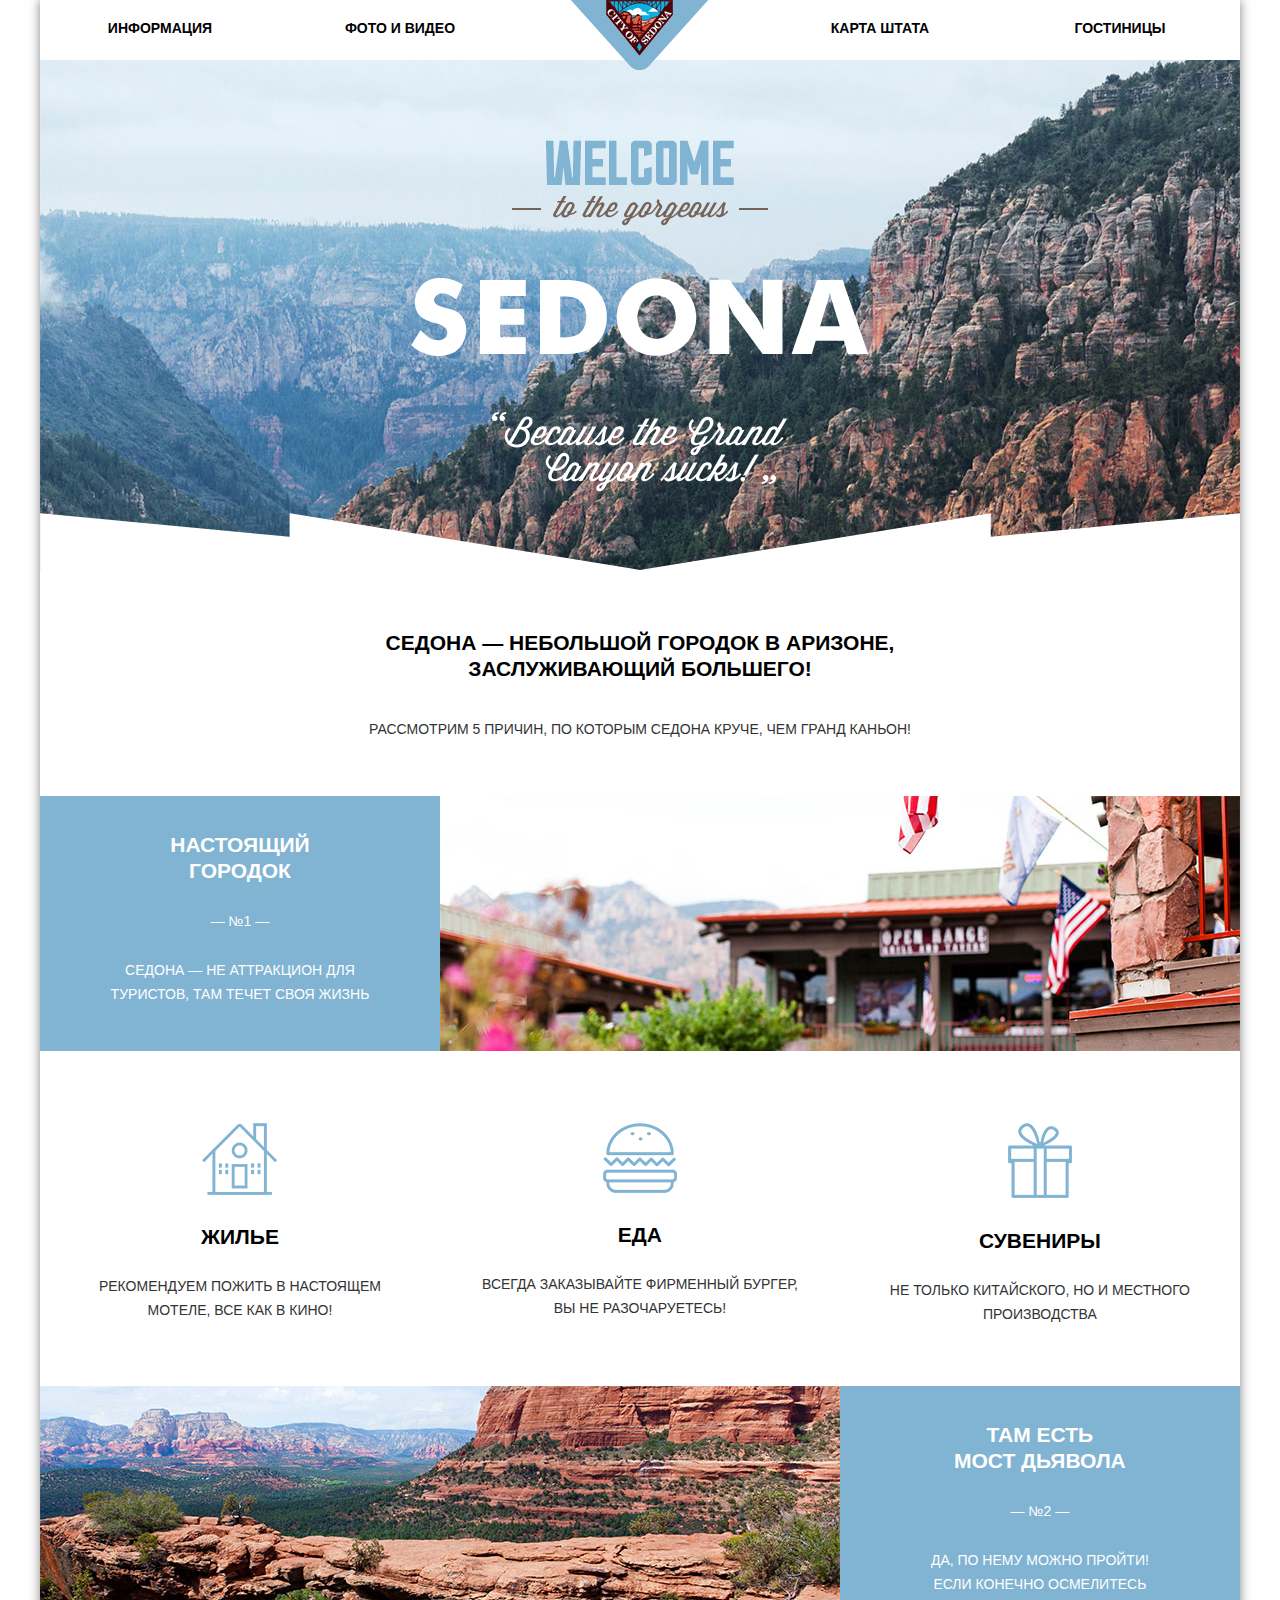
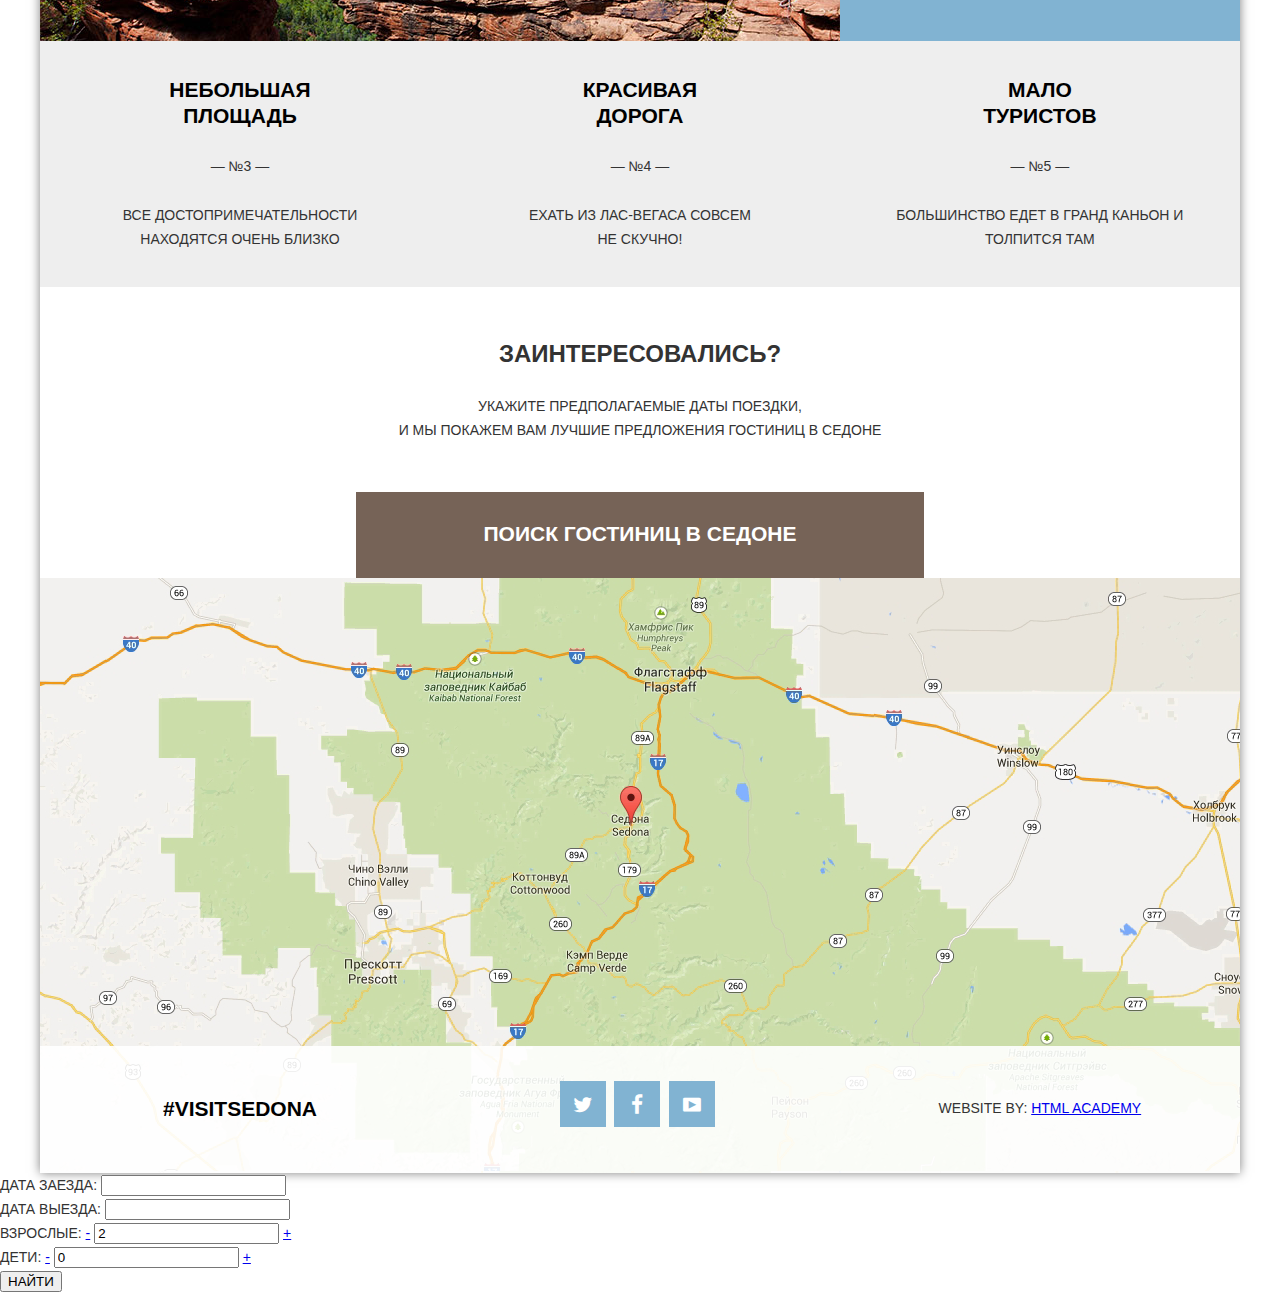
<file: index.html>
<!DOCTYPE html>
<html lang="ru">
<head>
  <meta charset="utf-8">
  <title>Седона</title>
  <link href="css/style.css" rel="stylesheet"></head>
<body>
  <div class="container shadow">
    <header class="main-header">
      <span class="logo-header" href="index.html">
        <img src="img/logo-top.png" alt="Logo" width="138" height="70"></span>
      <nav class="main-nav">
        <ul class="nav-list">
          <li class="nav-item">
            <a class="nav-link" href="#">информация</a>
          </li>
          <li class="nav-item">
            <a class="nav-link" href="#">фото и видео</a>
          </li>
          <li class="nav-item">
            <a class="nav-link" href="#">карта штата</a>
          </li>
          <li class="nav-item">
            <a class="nav-link" href="inner.html">гостиницы</a>
          </li>
        </ul>
      </nav>
    </header>
    <main>
      <div class="intro"></div>
      <div class="promo">
        <h1 class="promo-title">
          седона &#8212 небольшой городок в аризоне, заслуживающий большего!
        </h1>
        <p>
          рассмотрим 5 причин, по которым седона круче, чем гранд каньон!
        </p>
      </div>
      <div class="description-color row clearfix">
        <div class="description-block column">
          <h2 class="description-title">
            настоящий
            <br>городок</h2>
          <span class="descritpion-num">&#8212 №1 &#8212</span>
          <p>
            седона &#8212 не аттракцион для туристов, там течет своя жизнь</p>
        </div>
        <div class="img-content column-double">
          <img src="img/city.jpg" alt="pic-city" width="800" height="401"></div>
      </div>
      <div class="row clearfix">
        <div class="recommendations house column">
          <!--icon house-->
          <h2 class="recommedations-title">жилье</h2>
          <p>рекомендуем пожить в настоящем мотеле, все как в кино!</p>
        </div>
        <div class="recommendations burger column">
          <!--icon burger-->
          <h2 class="recommedations-title">еда</h2>
          <p>всегда заказывайте фирменный бургер, вы не разочаруетесь!</p>
        </div>
        <div class="recommendations present column">
          <!--icon icon-->
          <h2 class="recommedations-title">сувениры</h2>
          <p>не только китайского, но и местного производства</p>
        </div>
      </div>
      <div class="description-color row clearfix">
        <div class="img-content column-double">
          <!-- -->
          <img src="img/bridge.jpg" alt="devil's bridge" width="800" height="401"></div>
        <div class="description-block column">
          <h2 class="description-title">
            там есть
            <br>мост дьявола</h2>
          <span class="descritpion-num">&#8212 №2 &#8212</span>
          <p>
            да, по нему можно пройти!
            <br>если конечно осмелитесь</p>
        </div>
      </div>
      <div class="description row clearfix">
        <div class="description-block column">
          <h2 class="description-title">
            небольшая
            <br>площадь</h2>
          <span class="descritpion-num">&#8212 №3 &#8212</span>
          <p>все достопримечательности находятся очень близко</p>
        </div>
        <div class="description-block column">
          <h2 class="description-title">
            красивая
            <br>дорога</h2>
          <span class="descritpion-num">&#8212 №4 &#8212</span>
          <p>
            ехать из лас-вегаса совсем
            <br>не скучно!</p>
        </div>
        <div class="description-block column">
          <h2 class="description-title">
            мало
            <br>туристов</h2>
          <span class="descritpion-num">&#8212 №5 &#8212</span>
          <p>большинство едет в гранд каньон и толпится там</p>
        </div>
      </div>
      <div class="search">
        <div class="search-intro">
          <span class="intro-title">заинтересовались?</span>
          <p class="search-text">
            укажите предполагаемые даты поездки, <br>и мы покажем вам лучшие предложения гостиниц в седоне
          </p>
          <a class="search-btn" href="#">поиск гостиниц в седоне</a>
        </div>
      </div>
    </main>
    <footer class="main-footer">
      <div class="map-interactive"></div>
      <div class="row content-footer clearfix">
        <div class="footer-contacts column">
          <a href="#">#visitsedona</a>
        </div>
        <div class="footer-social column">
          <a class="social-btn social-btn-twit" href="#">Twitter</a>
          <a class="social-btn social-btn-fb" href="#">Facebook</a>
          <a class="social-btn social-btn-yt" href="#">youtube</a>
        </div>
        <div class="footer-copyright column">
          <span>website by:</span>
          <a class="html-logo" href="https://htmlacademy.ru">html academy</a>
        </div>
      </div>

    </footer>
  </div>
  <div class="search-popup">
    <form method="get" action="#" name="booking-form">
      <div class="calendar">
        <label for="date-checkin">дата заезда:</label>
        <input type="text" id="date-checkin" name="date-checkin">
        <div class="calendar-icon"></div>
      </div>
      <div class="calendar">
        <label for="date-checkout">дата выезда:</label>
        <input type="text" id="date-checkout" name="date-checkout">
        <div class="calendar-icon"></div>
      </div>
      <div class="guest">
        <div class="adults">
          <label for="adults-count">Взрослые:</label>
          <a href="#" class="adults-rem">-</a>
          <input type="text" value="2" id="adults-count" name="adults">
          <a href="#" class="adults-add">+</a>
        </div>
        <div class="childrens">
          <label for="childrens-count">Дети:</label>
          <a href="#" class="childrens-rem">-</a>
          <input type="text" value="0" id="childrens-count" name="childrens">
          <a href="#" class="childrens-add">+</a>
        </div>
      </div>
      <input type="submit" value="НАЙТИ"></form>
  </div>

</body>
</html>
</file>
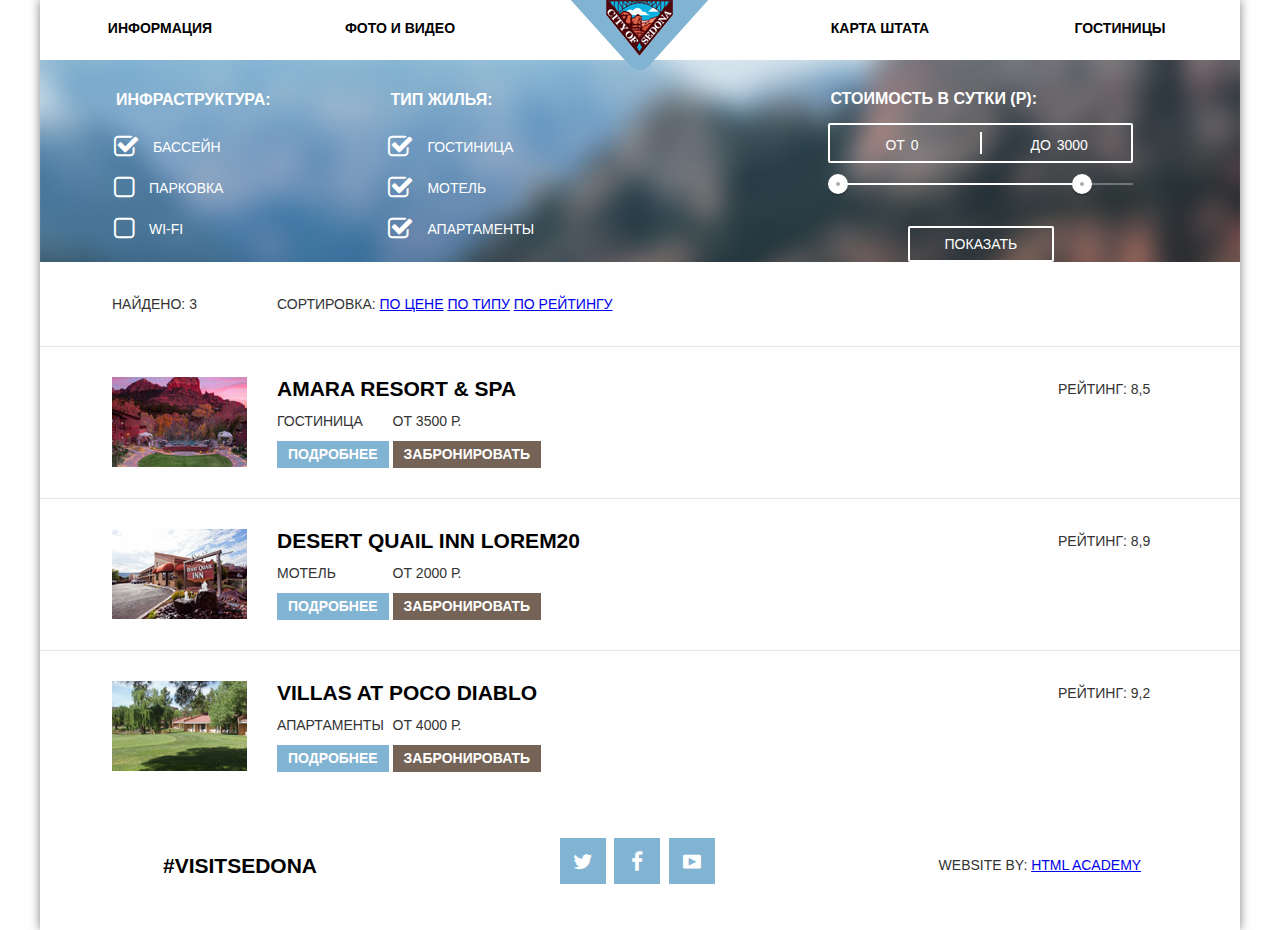
<file: inner.html>
<!DOCTYPE html>
<html lang="ru">
<head>
  <meta charset="utf-8">
  <title>Поиск гостиниц</title>
  <link href="css/style.css" rel="stylesheet"></head>
<body>
  <div class="container shadow">
    <header class="main-header">

      <a class="logo-header" href="index.html">
        <img src="img/logo-top.png" alt="Logo" width="138" height="70"></a>
      <nav class="main-nav">
        <ul class="nav-list">
          <li class="nav-item">
            <a class="nav-link" href="#">информация</a>
          </li>
          <li class="nav-item">
            <a class="nav-link" href="#">фото и видео</a>
          </li>
          <li class="nav-item">
            <a class="nav-link" href="#">карта штата</a>
          </li>
          <li class="nav-item">
            <a class="nav-link" href="#">гостиницы</a>
          </li>
        </ul>
      </nav>
    </header>
    <main class="inner-main">
      <div class="row content-filter clearfix">
        <form action="#" method="get">
          <div class="column-double">
            <fieldset class="filter">
              <legend>инфраструктура:</legend>
              <ul class="filter-list">
                <li class="filter-item">
                  <input type="checkbox" name="pool" id="pool" checked>
                  <label for="pool">бассейн</label>
                </li>
                <li class="filter-item">
                  <input type="checkbox" name="parking" id="parking">
                  <label for="parking">парковка</label>
                </li>
                <li class="filter-item">
                  <input type="checkbox" name="wi-fi" id="wi-fi">
                  <label for="wi-fi">wi-fi</label>
                </li>
              </ul>
            </fieldset>
            <fieldset class="filter">
              <legend>тип жилья:</legend>
              <ul class="filter-list">
                <li class="filter-item">
                  <input type="checkbox" name="hotel" id="hotel" checked>
                  <label for="hotel">гостиница</label>
                </li>
                <li class="filter-item">
                  <input type="checkbox" name="motel" id="motel" checked>
                  <label for="motel">мотель</label>
                </li>
                <li class="filter-item">
                  <input type="checkbox" name="apart" id="apart" checked>
                  <label for="apart">апартаменты</label>
                </li>
              </ul>
            </fieldset>
          </div>
          <div class="cost column">
            <fieldset class="price">
              <legend>стоимость в сутки (р):</legend>
              <div class="price-controls">
                <label class="min-price" for="price-min">от <input type="text" name="price-min" value="0"></label>
                <label class="max-price" for="price-max">до <input type="text" name="price-max" value="3000"></label>
                </div>
              <div class="range-controls">
                <div class="scale">
                  <div class="bar"></div>
                </div>
                <div class="range-toggle range-toggle-min"></div>
                <div class="range-toggle range-toggle-max"></div>
              </div>
            </fieldset>
            <button class="search-btn-price" type="submit">показать</button>
          </div>
        </form>
      </div>
      <div class="result-content">
        <div class="sorting row clearfix">
          <div class="search-result inner-column-left">
            <span class="result-text">найдено:</span>
            <span class="result-quantity">3</span>
          </div>
          <div class="sort-arrow inner-column-right">
            <a class="sort-icon-up" href="#"></a>
            <a class="sort-icon-down" href="#"></a>
          </div>
          <div class="sort-by inner-column-center">
            <span class="sort-text">сортировка:</span>
            <ul class="sort-list">
              <li class="sort-item">
                <a href="#" class="sort-link">по цене</a>
              </li>
              <li class="sort-item">
                <a href="#" class="sort-link">по типу</a>
              </li>
              <li class="sort-item">
                <a href="#" class="sort-link">по рейтингу</a>
              </li>
            </ul>
          </div>
        </div>
        <div class="content-block row clearfix">
          <div class="img-result inner-column-left">
            <img src="img/amara-small.jpg" alt="" width="135" height="90"></div>
          <div class="rating-block inner-column-right">
            <div class="star star-4"></div>
            <div class="rating">
              <span class="rating-text">рейтинг:</span>
              <span class="rating-value">8,5</span>
            </div>
          </div>
          <div class="content-main inner-column-center">
            <a href="#">
              <h2>amara resort & spa</h2>
            </a>
            <div class="content-text">
              <span class="type-cost">гостиница</span>
              <a href="#" class="btn">подробнее</a>
            </div>
            <div class="content-text">
              <span class="type-cost">от 3500 р.</span>
              <a href="#" class="btn btn-color">забронировать</a>
            </div>
          </div>
        </div>
        <div class="content-block row clearfix">
          <div class="img-result inner-column-left">
            <img src="img/desert-quail-small.jpg" alt="" width="135" height="90"></div>
          <div class="rating-block inner-column-right">
            <div class="star star-2"></div>
            <div class="rating">
              <span class="rating-text">рейтинг:</span>
              <span class="rating-value">8,9</span>
            </div>
          </div>
          <div class="content-main inner-column-center">
            <a href="#">
              <h2>desert quail inn lorem20</h2>
            </a>
            <div class="content-text">
              <span class="type-cost">мотель</span>
              <a href="#" class="btn">подробнее</a>
            </div>
            <div class="content-text">
              <span class="type-cost">от 2000 р.</span>
              <a href="#" class="btn btn-color">забронировать</a>
            </div>
          </div>
        </div>
        <div class="content-block row clearfix">
          <div class="img-result inner-column-left">
            <img src="img/villas-small.jpg" alt="" width="135" height="90"></div>
          <div class="rating-block inner-column-right">
            <div class="star star-3"></div>
            <div class="rating">
              <span class="rating-text">рейтинг:</span>
              <span class="rating-value">9,2</span>
            </div>
          </div>
          <div class="content-main inner-column-center">
            <a href="#">
              <h2>villas at poco diablo</h2>
            </a>
            <div class="content-text">
              <span class="type-cost">апартаменты</span>
              <a href="#" class="btn">подробнее</a>
            </div>
            <div class="content-text">
              <span class="type-cost">от 4000 р.</span>
              <a href="#" class="btn btn-color">забронировать</a>
            </div>
          </div>
        </div>
      </div>
    </main>
    <footer class="main-footer">
      <div class="row clearfix">
        <div class="footer-contacts column">
          <a href="#">#visitsedona</a>
        </div>
        <div class="footer-social column">
          <a class="social-btn social-btn-twit" href="#">Twitter</a>
          <a class="social-btn social-btn-fb" href="#">Facebook</a>
          <a class="social-btn social-btn-yt" href="#">youtube</a>
        </div>
        <div class="footer-copyright column">
          <span>website by:</span>
          <a class="html-logo" href="https://htmlacademy.ru">html academy</a>
        </div>
      </div>
    </footer>
  </div>
</body>

</html>
</file>
<file: css/style.css>
@font-face {
  font-weight: normal;
  font-style: normal;

  font-family: "symbols-sedona";
  src: url("../fonts/symbols-sedona.woff") format("woff"),
       url("../fonts/symbols-sedona.woff2") format("woff2");
}

[class^="icon-"]::before,
[class*=" icon-"]::before {
  display: inline-block;
  width: 1em;
  margin-right: 0.2em;
  margin-left: 0.2em;

  font-weight: normal;
  line-height: 1em;
  font-family: "symbols-sedona";
  text-align: center;
  text-transform: none;
  text-decoration: inherit;
  font-style: normal;
  font-variant: normal;

  speak: none;
}

[class^="social-btn-"]::before,
[class*=" social-btn-"]::before {
  display: inline-block;
  width: 1em;
  margin-right: 0.2em;
  margin-left: 0.2em;

  font-weight: normal;
  line-height: 1em;
  font-family: "symbols-sedona";
  text-align: center;
  text-transform: none;
  text-decoration: inherit;
  font-style: normal;
  font-variant: normal;

  speak: none;
}

.icon-facebook::before { content: "\66"; } /* "f" */
.icon-twitter::before { content: "\74"; } /* "t" */
.icon-up-dir::before { content: "\25b2"; } /* "▲" */
.icon-down-dir::before { content: "\25bc"; } /* "▼" */
.icon-star::before { content: "\2605"; } /* "★" */
.icon-check-off::before { content: "\2610"; } /* "☐" */
.icon-check-on::before { content: "\2611"; } /* "☑" */
.icon-calendar::before { content: "\e800"; } /* "" */
.icon-plus::before { content: "\e801"; } /* "" */
.icon-minus::before { content: "\e802"; } /* "" */
.icon-youtube::before { content: "\f39e"; } /* "" */



 /* начало стилизации */
body
{
    font-family: 'PTSans', 'Tahoma', sans-serif;
    font-size: 14px;
    font-weight: 400;
    line-height: 24px;

    margin: 0;

    text-transform: uppercase;

    color: #333;
}

img
{
    max-width: 100%;
    height: auto;
    margin: 0 auto;

    vertical-align: bottom;
}

.container
{
    min-width: 768px;
    max-width: 1200px;
    margin: 0 auto;
}

.content-text
{
    display: inline-block;

    vertical-align: top;
}

.btn
{
    display: block;
    vertical-align: top;
    padding: 1.5px 11px;
    background-color: #81b3d2;
    color: #fff;
    font-size: 14px;
    font-weight: 700;

}

.btn-color {

  background-color: #766357;
}

.btn:hover {
  background-color: #669ec0;
}

.btn-color:hover {
  background-color: #604e43;
}

.btn:active {
  background-color: #5496bd;
  color: #94b9d2;
}

.btn-color:active {
  background-color: #503e33;
  color: #928a85;
}

.nav-list
{
    font-size: 0;

    margin: 0;
    padding: 0;

    list-style: none;
}

.nav-item
{
    display: inline-block;

    width: 20%;
    padding: 15px 0;

    text-align: center;
    vertical-align: top;
}

.nav-item:nth-child(2)
{
    margin-right: 20%;
}

.nav-link
{
    font-size: 14px;
    font-weight: 700;
    line-height: 26px;

    text-decoration: none;

    color: #000;
}

.logo-header
{
    position: absolute;
    left: 50%;

    margin-left: -69px;
}

.clearfix:after
{
    display: table;
    clear: both;

    content: '';
}

.column
{
    float: left;

    width: 33.33%;
    margin: 0;
    /* outline: 1px solid black; */
}

.column-double
{
    float: left;

    width: 66.66%;
    margin: 0;
    /* outline: 3px  solid yellow; */
}

.inner-column-left
{
    float: left;

    width: 135px;
    margin-right: 20px;
    /* outline: 3px solid green; */
}

.inner-column-right
{
    float: right;

    width: 110px;
    min-height: 5px;
    /*  outline: 1px solid red; */
}

.inner-column-center
{
    margin-right: 135px;
    margin-left: 165px;
    /* outline: 4px solid orange; */
}

.content-block
{
    margin-bottom: 1px;
    padding: 30px 6%;

    background-color: #fefefe;
}

.sorting
{
    margin-bottom: 1px;
    padding: 30px 6%;

    background-color: #fefefe;
}

.inner-main
{
    background-color: #e5e5e5;
}

.shadow
{
    box-shadow: 0 0 10px rgba(0,0,0,.5);
}

h1,
h2,
p
{
    margin: 0;
    padding: 0;
}

.promo
{
    width: 600px;
    margin: 0 auto;
    padding-top: 60px;
}

.promo-title
{
    font-size: 21px;
    line-height: 26px;

    text-align: center;

    color: #000;
}

.promo p
{
    margin-top: 35px;
    margin-bottom: 55px;

    text-align: center;
}

.description
{
    background-color: #eee;
}

.description-color
{
    background-color: #81b3d2;
}

.description-color .description-block
{
    color: #fff;
}
.description-color .description-title
{
    color: #fff;
}
.intro-title
{
    font-size: 24px;
    font-weight: 700;
}

.img-content
{
    overflow: hidden;

    height: 255px;
}
.description-block
{
    -webkit-box-sizing: border-box;
       -moz-box-sizing: border-box;
            box-sizing: border-box;
    padding: 3% 4%;
    /* только такой паддинг дал необходимый результат */

    text-align: center;
}

.description-title
{
    font-size: 21px;
    font-weight: 700;
    line-height: 26px;

    margin-bottom: 25px;
}

h2
{
    color: #000;
}

p
{
    margin-top: 25px;
}

.recommendations
{
    -webkit-box-sizing: border-box;
       -moz-box-sizing: border-box;
            box-sizing: border-box;
    padding: 3%;
    padding-top: 6%;
    padding-bottom: 5%;

    text-align: center;
}

.search
{
    position: relative;
}

.search-intro
{
    padding-top: 55px;

    text-align: center;
}



.search-btn
{
    font-size: 21px;
    font-weight: 700;

    display: block;

    -webkit-box-sizing: border-box;
       -moz-box-sizing: border-box;
            box-sizing: border-box;
    width: 568px;
    height: 86px;
    margin: 0 auto;
    margin-top: 50px;
    padding: 30px 0;

    text-decoration: none;

    color: #fff;
    background-color: #766357;
}
.main-footer
{
    position: relative;

}
.map-interactive
{
    position: relative;

    width: 100%;
    height: 595px;

    background-image: url('../img/map.png');
}

.content-footer
{
    position: absolute;
    bottom: 0;

    width: 100%;

    background-color: rgba(255, 255, 255, 0.9);
}

.footer-contacts {
  text-align: center;
  padding: 50px;
  -webkit-box-sizing: border-box;
  -moz-box-sizing: border-box;
  box-sizing: border-box;
}

.footer-contacts a {
  font-size: 21px;
  font-weight: 700;
  line-height: 26px;

  text-decoration: none;
  color: #000000;

}

.footer-social {
  text-align: center;
  padding-top: 35px;

}

.footer-social a {
 font-size: 0;
}

.social-btn {
  display: inline-block;
  vertical-align: top;
  width: 46px;
  height: 46px;
  background: #81b3d2;
  margin-right: 5px;
  text-decoration: none;
}

.social-btn-twit::before {
  content: "\74";
  display: inline-block;
  vertical-align: middle;
  font-size: 21px;
  color: #fff;
  margin-top: 13px;

}

.social-btn-fb::before {
  content: "\66";
  display: inline-block;
  vertical-align: middle;
  font-size: 21px;
  color: #fff;
  margin-top: 13px;

}

.social-btn-yt::before {
  content: "\f39e";
  display: inline-block;
  vertical-align: middle;
  font-size: 21px;
  color: #fff;
  margin-top: 13px;

}


.footer-copyright {
  text-align: center;
  padding: 50px;
  -webkit-box-sizing: border-box;
  -moz-box-sizing: border-box;
  box-sizing: border-box;
}
/* сетка для inner.html */

.content-filter
{
    padding: 0 6%;
    padding-top: 28px;
    background: url('../img/inner-background.jpg') no-repeat ;
}

.filter
{
    display: inline-block;

    vertical-align: top;
}

.content-main a
{
    text-decoration: none;
}

.content-main a h2:hover {
  color: #81b3d2;
}

.content-main a h2:active {
  color: #cacaca;
}


.content-main a h2
{
    margin-bottom: 8px;
}

.type-cost {
  display: inline-block;
  margin-bottom: 8px;
}

.sort-list
{
    display: inline-block;

    margin: 0;
    padding: 0;

    list-style: none;

    vertical-align: top;
}

.sort-item
{
    display: inline-block;

    vertical-align: top;
}

.recommedation-title
{
    font-size: 21px;
    font-weight: 700;
    line-height: 26px;

    color: #000;
}

.intro
{
    height: 510px;
    margin-bottom: 0;

    background: url('../img/text-intro.png') no-repeat 50% 80px,
    url('../img/arrow.png') no-repeat 50% 100%,
    url('../img/intro-background.jpg') no-repeat 50% 10%;
}


.filter {
  border: none;
  margin-right: 110px;
  padding: 0;
  color: #fff;
}

.filter legend {
  font-size: 16px;
  font-weight: 700;
}

.filter-list {
  margin: 0;
  padding: 0;
  list-style: none;
  margin-top: 25px;
}

.filter-item label {
  font-size:  14px;
  line-height:  21px;

}

input[type="checkbox"]{
  display: none;
}

input[type="checkbox"]+label{
  display: inline-block;
  vertical-align: top;
  cursor: pointer;
  margin-bottom: 20px;

}

input[type="checkbox"]+label::before {
  content: "\2610";
  display: inline-block;
  vertical-align: top;
  font-size: 26px;
  font-family: "symbols-sedona";
  margin-right: 15px;
}

input[type="checkbox"]:checked + label::before {
  content: "\2611"
}


.cost {
  width: 330px;
  color: #ffffff;
}

.price {
  border: none;
}

.price legend {
  margin-bottom: 9px;

  font-weight: 600;
  font-size: 16px;
  line-height: 21px;
}

.price-controls {
  height: 36px;
  margin-bottom: 20px;
  position: relative;
  font-size: 0;

  border: 2px solid #ffffff;
  border-radius: 2px;
}

.price-controls::after {
  content: "";
  position: absolute;
  top: 50%;
  left: 50%;
  width: 2px;
  height: 22px;

  background: #ffffff;
  transform: translate(-50%, -50%);
}

.price-controls label {
  display: inline-block;
  font-size: 14px;
  line-height: 38px;
  vertical-align: top;
  cursor: pointer;
}

.price-controls .min-price,
.price-controls .max-price {
  width: 90px;
  padding-left: 55px;
}

.price-controls input {
  width: 50px;
  margin: 0;

  color: inherit;
  font: inherit;

  background: none;
  border: none;
  outline: none;
}

.range-controls {
  position: relative;

  margin-bottom: 32px;
}

.range-controls .scale {
  height: 2px;
  background: rgba(255, 255, 255, 0.3);
}

.range-controls .bar {
  width: 80%;
  height: 2px;

  background: #ffffff;
}

.range-toggle {
  position: absolute;
  top: -9px;
  width: 4px;
  height: 4px;

  background: #ababab;
  border: 8px solid #ffffff;
  border-radius: 50%;
  box-shadow: 0 2px 1px 0 rgba(0, 1, 1, 0.2);
  cursor: pointer;
}

.range-toggle:hover {
  background: #1c4f80;
}

.range-toggle-min {
  left: 0;
}

.range-toggle-max {
  left: 80%;
}

.search-btn-price {
  display: block;
  margin: 0 auto;
  padding: 6px 35px;

  font-size: 14px;
  line-height: 20px;
  color: #ffffff;
  text-transform: uppercase;

  background: transparent;
  border: 2px solid #ffffff;
  border-radius: 2px;
  outline: none;
  cursor: pointer;
}

.search-btn-price:hover {
  color: #000000;

  background: #ffffff;
}


.burger::before {
    content: " ";
    margin: 0 auto;
    margin-bottom: 30px;
    background-image: url(../img/spritesheet.png);
    background-repeat: no-repeat;
    display: block;
    width: 74px;
    height: 70px;
    background-position: -5px -5px;
}
.house::before {
    content: " ";
    margin: 0 auto;
    margin-bottom: 30px;
    background-image: url(../img/spritesheet.png);
    background-repeat: no-repeat;
    display: block;
    width: 75px;
    height: 72px;
    background-position: -89px -5px;
  }

.present::before {
    content: " ";
    margin: 0 auto;
    margin-bottom: 30px;
    background-image: url(../img/spritesheet.png);
    background-repeat: no-repeat;
    display: block;
    width: 64px;
    height: 76px;
    background-position: -5px -87px;
}
</file>
